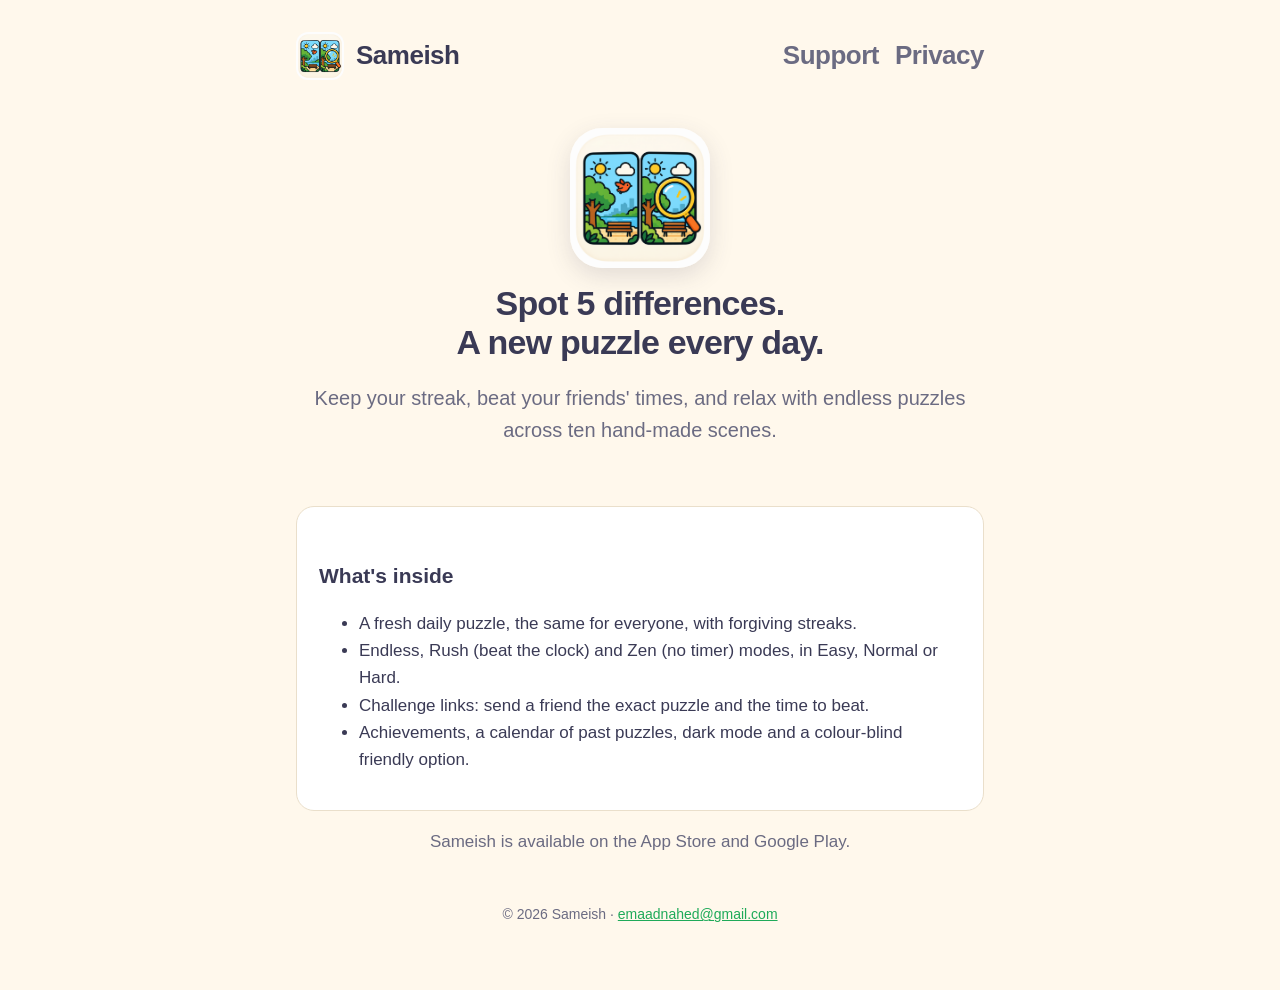
<file: index.html>
<!doctype html><html lang="en"><head><meta charset="utf-8"><meta name="viewport" content="width=device-width,initial-scale=1">
<title>Sameish: Spot the Difference</title><meta name="description" content="A new spot-the-difference puzzle every day. Spot 5 differences, keep your streak, beat your friends.">
<link rel="icon" href="icon.png"><link rel="stylesheet" href="style.css"></head><body><main>
<header><img src="icon.png" alt=""><a href="./">Sameish</a><nav><a href="support.html">Support</a><a href="privacy.html">Privacy</a></nav></header>
<section class="hero"><img src="icon.png" alt="Sameish app icon"><h1>Spot 5 differences.<br>A new puzzle every day.</h1>
<p class="tagline">Keep your streak, beat your friends' times, and relax with endless puzzles across ten hand-made scenes.</p></section>
<div class="card"><h2>What's inside</h2><ul>
<li>A fresh daily puzzle, the same for everyone, with forgiving streaks.</li>
<li>Endless, Rush (beat the clock) and Zen (no timer) modes, in Easy, Normal or Hard.</li>
<li>Challenge links: send a friend the exact puzzle and the time to beat.</li>
<li>Achievements, a calendar of past puzzles, dark mode and a colour-blind friendly option.</li></ul></div>
<p class="muted" style="text-align:center">Sameish is available on the App Store and Google Play.</p>
<footer>© 2026 Sameish · <a href="mailto:emaadnahed@gmail.com">emaadnahed@gmail.com</a></footer>
</main></body></html>
</file>
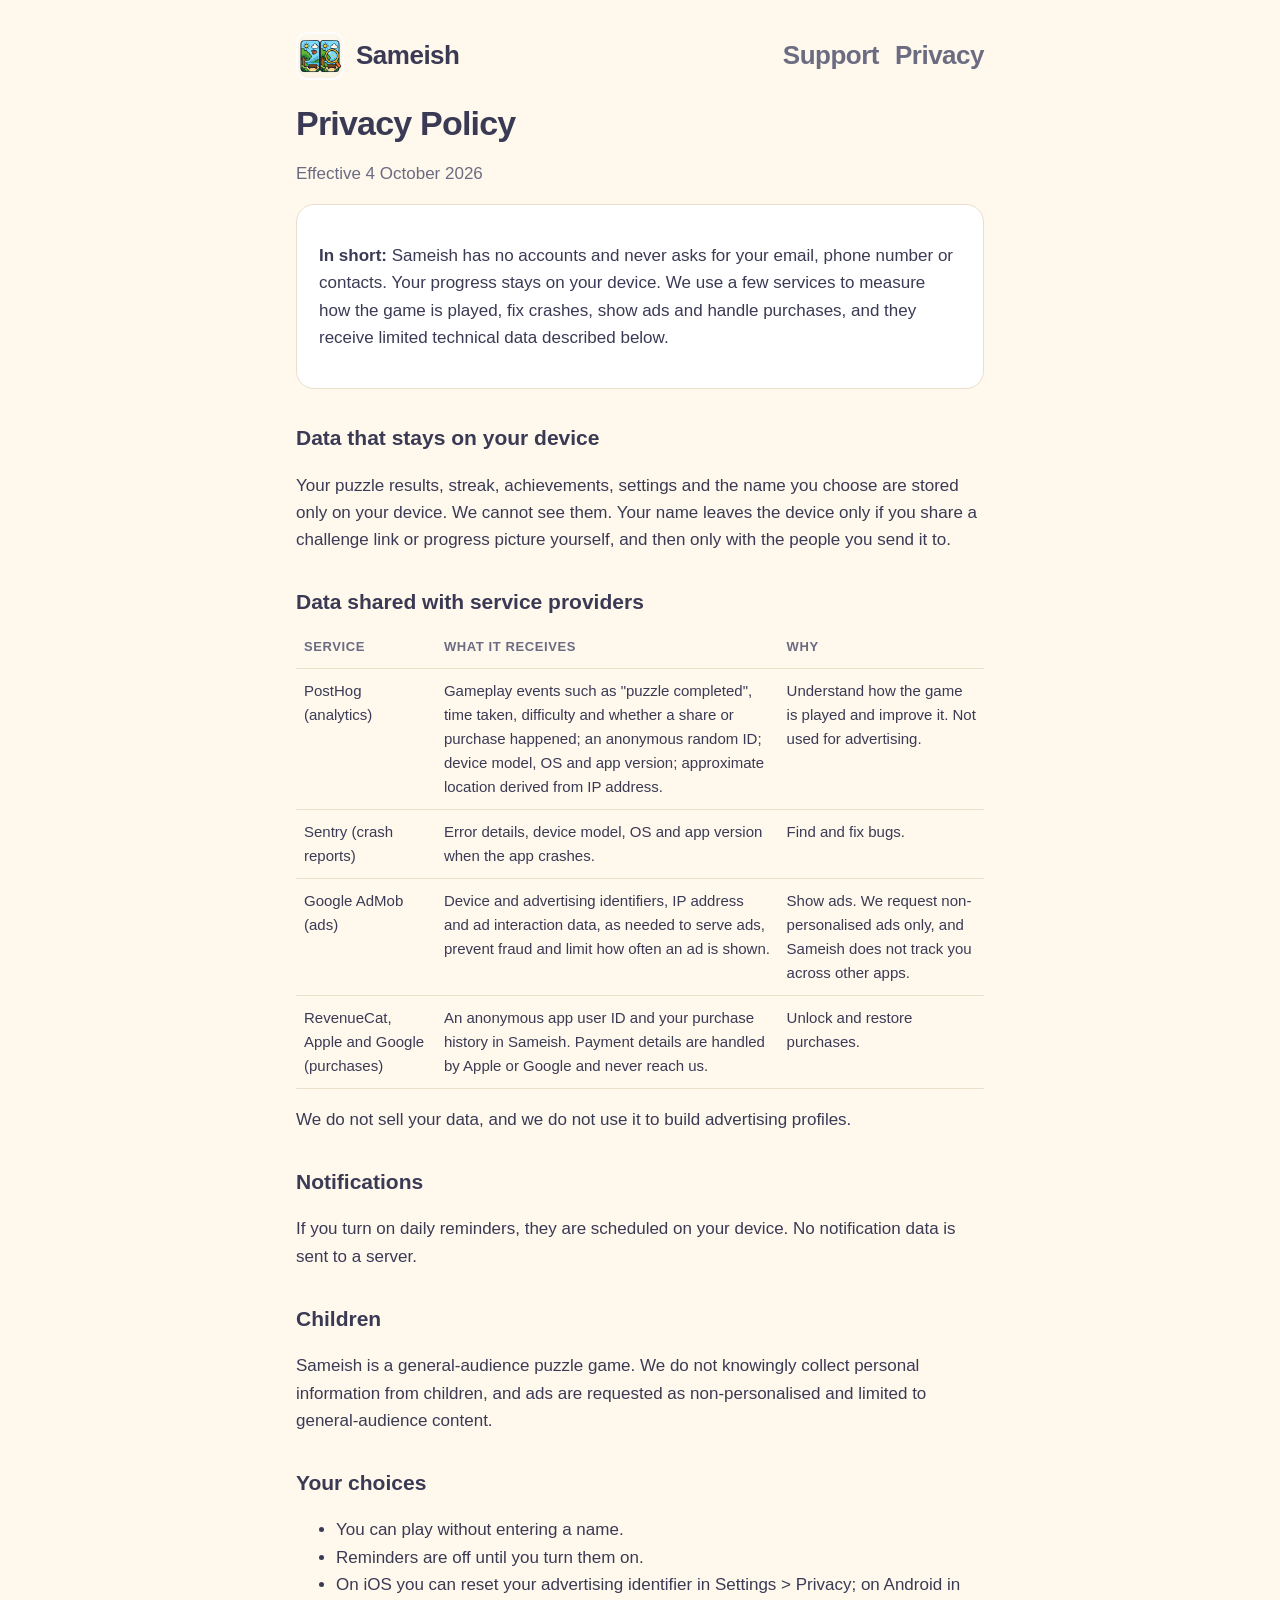
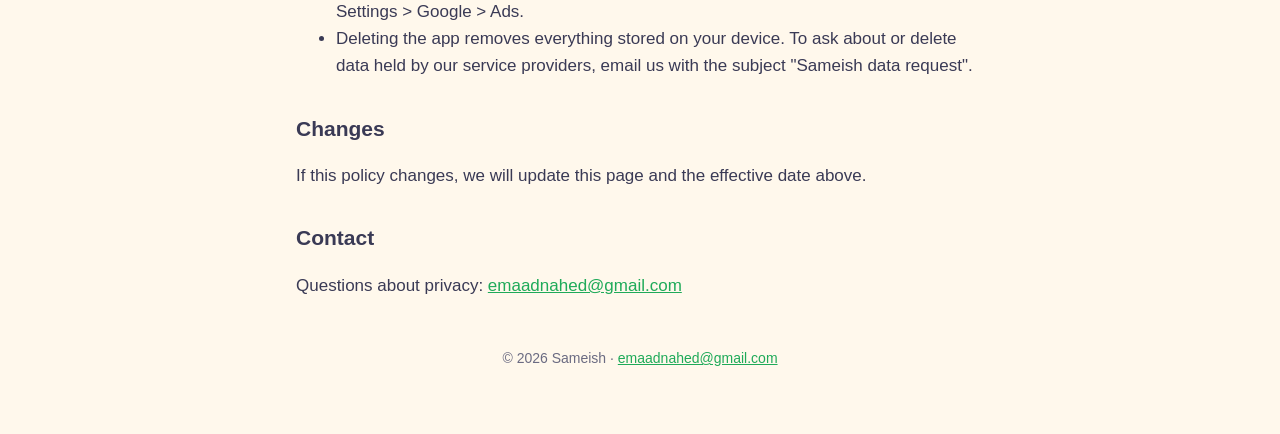
<file: privacy.html>
<!doctype html><html lang="en"><head><meta charset="utf-8"><meta name="viewport" content="width=device-width,initial-scale=1">
<title>Sameish Privacy Policy</title><link rel="icon" href="icon.png"><link rel="stylesheet" href="style.css"></head><body><main>
<header><img src="icon.png" alt=""><a href="./">Sameish</a><nav><a href="support.html">Support</a><a href="privacy.html">Privacy</a></nav></header>
<h1>Privacy Policy</h1>
<p class="muted">Effective 4 October 2026</p>
<div class="card"><p><strong>In short:</strong> Sameish has no accounts and never asks for your email, phone number or contacts. Your progress stays on your device. We use a few services to measure how the game is played, fix crashes, show ads and handle purchases, and they receive limited technical data described below.</p></div>

<h2>Data that stays on your device</h2>
<p>Your puzzle results, streak, achievements, settings and the name you choose are stored only on your device. We cannot see them. Your name leaves the device only if you share a challenge link or progress picture yourself, and then only with the people you send it to.</p>

<h2>Data shared with service providers</h2>
<table><tr><th>Service</th><th>What it receives</th><th>Why</th></tr>
<tr><td>PostHog (analytics)</td><td>Gameplay events such as "puzzle completed", time taken, difficulty and whether a share or purchase happened; an anonymous random ID; device model, OS and app version; approximate location derived from IP address.</td><td>Understand how the game is played and improve it. Not used for advertising.</td></tr>
<tr><td>Sentry (crash reports)</td><td>Error details, device model, OS and app version when the app crashes.</td><td>Find and fix bugs.</td></tr>
<tr><td>Google AdMob (ads)</td><td>Device and advertising identifiers, IP address and ad interaction data, as needed to serve ads, prevent fraud and limit how often an ad is shown.</td><td>Show ads. We request non-personalised ads only, and Sameish does not track you across other apps.</td></tr>
<tr><td>RevenueCat, Apple and Google (purchases)</td><td>An anonymous app user ID and your purchase history in Sameish. Payment details are handled by Apple or Google and never reach us.</td><td>Unlock and restore purchases.</td></tr></table>
<p>We do not sell your data, and we do not use it to build advertising profiles.</p>

<h2>Notifications</h2>
<p>If you turn on daily reminders, they are scheduled on your device. No notification data is sent to a server.</p>

<h2>Children</h2>
<p>Sameish is a general-audience puzzle game. We do not knowingly collect personal information from children, and ads are requested as non-personalised and limited to general-audience content.</p>

<h2>Your choices</h2>
<ul><li>You can play without entering a name.</li>
<li>Reminders are off until you turn them on.</li>
<li>On iOS you can reset your advertising identifier in Settings &gt; Privacy; on Android in Settings &gt; Google &gt; Ads.</li>
<li>Deleting the app removes everything stored on your device. To ask about or delete data held by our service providers, email us with the subject "Sameish data request".</li></ul>

<h2>Changes</h2>
<p>If this policy changes, we will update this page and the effective date above.</p>

<h2>Contact</h2>
<p>Questions about privacy: <a href="mailto:emaadnahed@gmail.com?subject=Sameish%20privacy">emaadnahed@gmail.com</a></p>
<footer>© 2026 Sameish · <a href="mailto:emaadnahed@gmail.com">emaadnahed@gmail.com</a></footer>
</main></body></html>
</file>
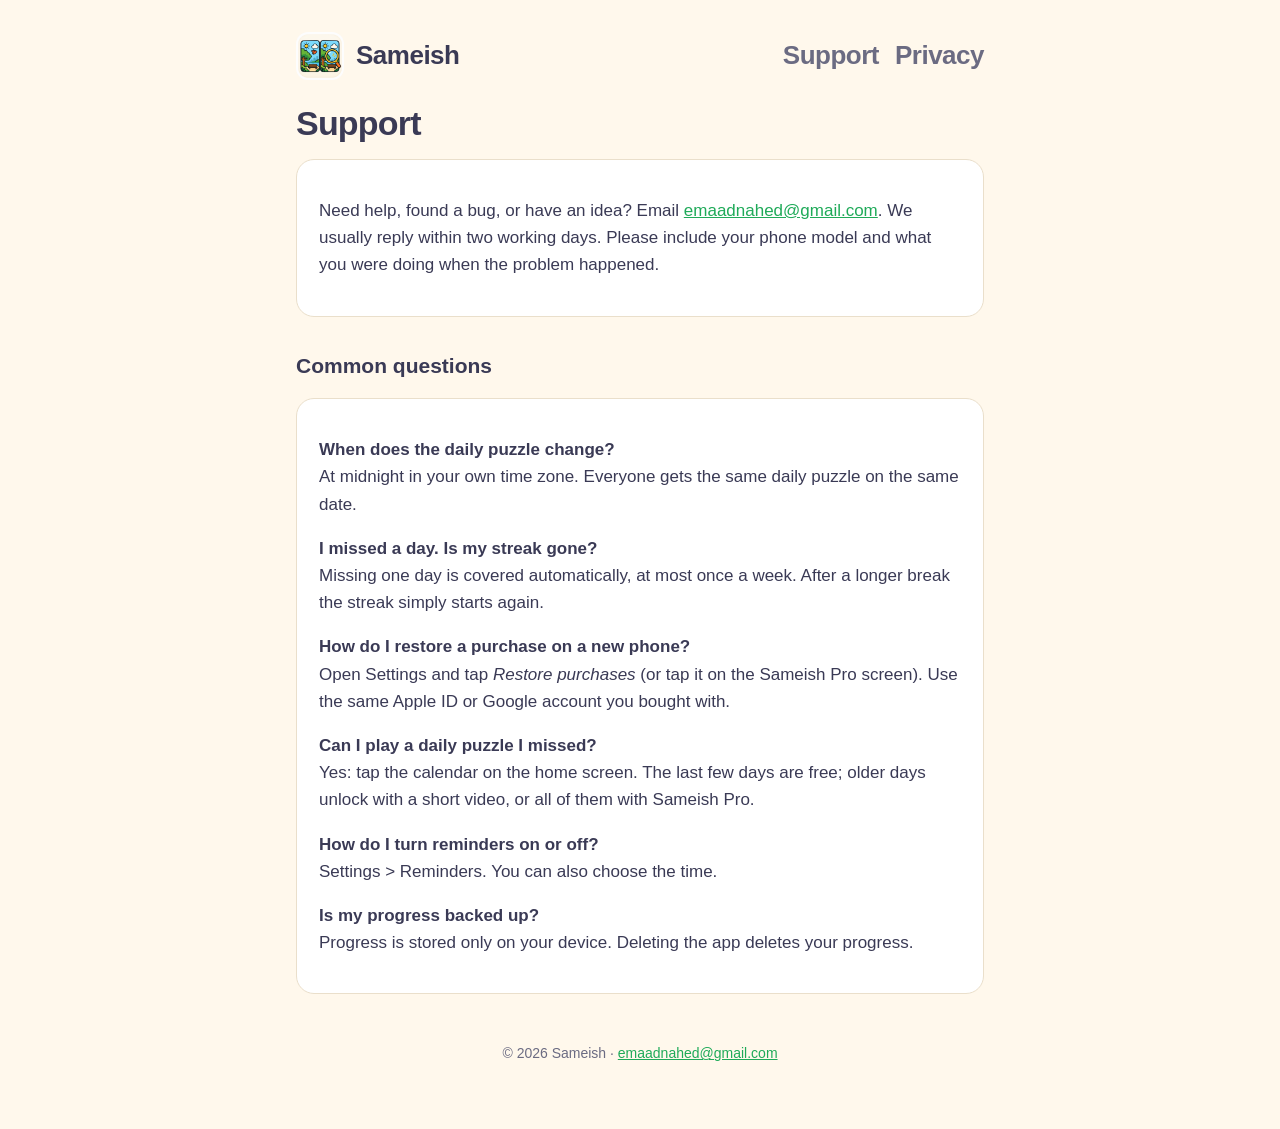
<file: support.html>
<!doctype html><html lang="en"><head><meta charset="utf-8"><meta name="viewport" content="width=device-width,initial-scale=1">
<title>Sameish Support</title><link rel="icon" href="icon.png"><link rel="stylesheet" href="style.css"></head><body><main>
<header><img src="icon.png" alt=""><a href="./">Sameish</a><nav><a href="support.html">Support</a><a href="privacy.html">Privacy</a></nav></header>
<h1>Support</h1>
<div class="card"><p>Need help, found a bug, or have an idea? Email <a href="mailto:emaadnahed@gmail.com?subject=Sameish%20support">emaadnahed@gmail.com</a>. We usually reply within two working days. Please include your phone model and what you were doing when the problem happened.</p></div>
<h2>Common questions</h2>
<div class="card"><p><strong>When does the daily puzzle change?</strong><br>At midnight in your own time zone. Everyone gets the same daily puzzle on the same date.</p>
<p><strong>I missed a day. Is my streak gone?</strong><br>Missing one day is covered automatically, at most once a week. After a longer break the streak simply starts again.</p>
<p><strong>How do I restore a purchase on a new phone?</strong><br>Open Settings and tap <em>Restore purchases</em> (or tap it on the Sameish Pro screen). Use the same Apple ID or Google account you bought with.</p>
<p><strong>Can I play a daily puzzle I missed?</strong><br>Yes: tap the calendar on the home screen. The last few days are free; older days unlock with a short video, or all of them with Sameish Pro.</p>
<p><strong>How do I turn reminders on or off?</strong><br>Settings &gt; Reminders. You can also choose the time.</p>
<p><strong>Is my progress backed up?</strong><br>Progress is stored only on your device. Deleting the app deletes your progress.</p></div>
<footer>© 2026 Sameish · <a href="mailto:emaadnahed@gmail.com">emaadnahed@gmail.com</a></footer>
</main></body></html>
</file>
<file: style.css>
:root { --bg: #FFF8EC; --card: #FFFFFF; --ink: #3A3A55; --muted: #6B6B82; --green: #1FAA59; --border: #EADFCB; }
@media (prefers-color-scheme: dark) { :root { --bg: #1B1B26; --card: #282836; --ink: #ECEAF4; --muted: #A0A0B8; --green: #2DC26B; --border: #3A3A4E; } }
* { box-sizing: border-box; }
body { margin: 0; background: var(--bg); color: var(--ink); font: 17px/1.6 -apple-system, BlinkMacSystemFont, "Segoe UI", Roboto, sans-serif; }
main { max-width: 720px; margin: 0 auto; padding: 32px 16px 64px; }
header { display: flex; align-items: center; gap: 12px; margin-bottom: 24px; }
header img { width: 48px; height: 48px; border-radius: 12px; }
header a { color: inherit; text-decoration: none; font-weight: 900; font-size: 26px; letter-spacing: -0.5px; }
nav { margin-left: auto; display: flex; gap: 16px; font-weight: 700; font-size: 15px; }
nav a { color: var(--muted); text-decoration: none; }
nav a:hover { color: var(--green); }
h1 { font-size: 34px; line-height: 1.15; letter-spacing: -0.8px; margin: 8px 0 12px; }
h2 { font-size: 21px; margin: 32px 0 8px; }
.card { background: var(--card); border: 1.5px solid var(--border); border-radius: 18px; padding: 20px 22px; margin: 16px 0; }
.muted { color: var(--muted); }
a { color: var(--green); }
table { width: 100%; border-collapse: collapse; font-size: 15px; }
th, td { text-align: left; vertical-align: top; padding: 10px 8px; border-bottom: 1px solid var(--border); }
th { font-size: 13px; text-transform: uppercase; letter-spacing: .6px; color: var(--muted); }
.hero { text-align: center; padding: 24px 0; }
.hero img { width: 140px; height: 140px; border-radius: 32px; box-shadow: 0 8px 24px rgba(58,58,85,.15); }
.tagline { font-size: 20px; color: var(--muted); }
footer { margin-top: 48px; font-size: 14px; color: var(--muted); text-align: center; }
@media (max-width: 480px) { h1 { font-size: 28px; } nav { gap: 12px; } th, td { padding: 8px 4px; } }
</file>
